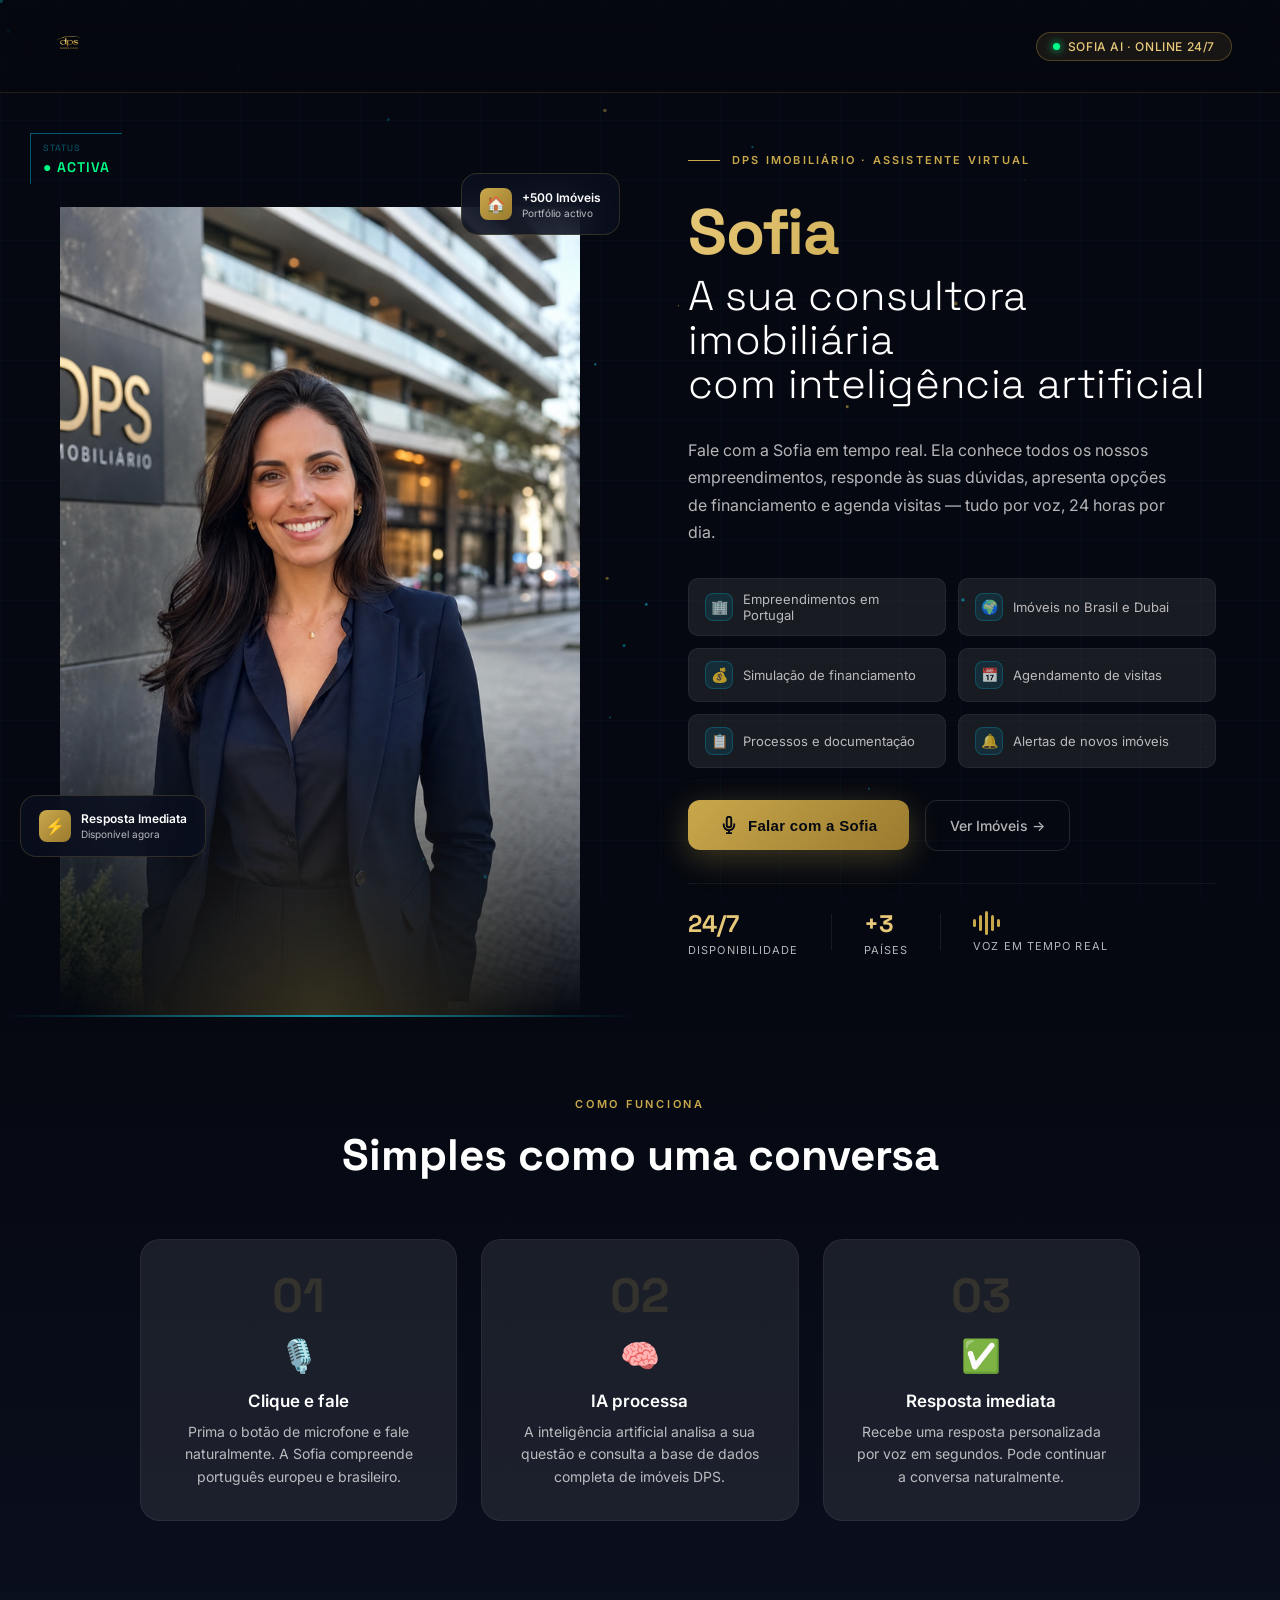
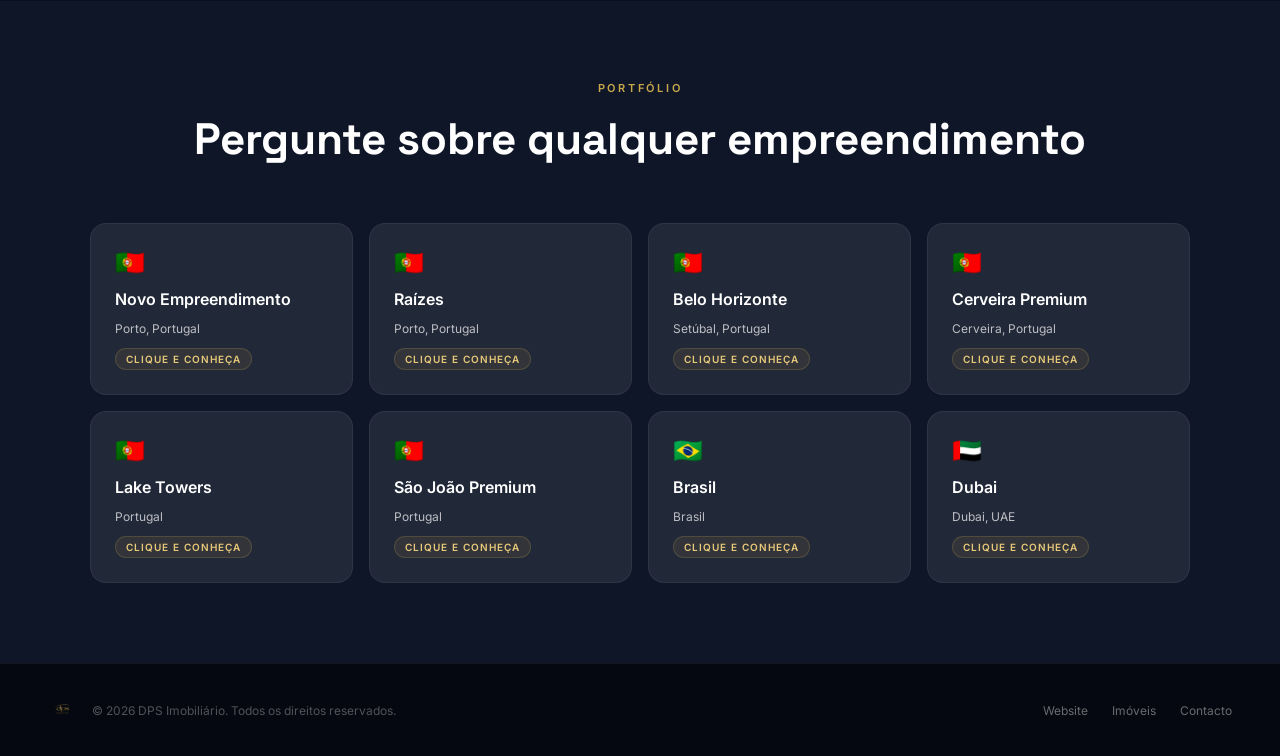
<file: sofiadps/index.html>
<!DOCTYPE html>
<html lang="pt">
<head>
  <meta charset="UTF-8" />
  <meta name="viewport" content="width=device-width, initial-scale=1.0" />
  <title>Sofia — Assistente Virtual DPS Imobiliário</title>
  <meta name="description" content="Fale com a Sofia, a assistente virtual de inteligência artificial da DPS Imobiliário. Disponível 24/7 para responder a todas as suas questões sobre imóveis." />

  <!-- Google Fonts -->
  <link rel="preconnect" href="https://fonts.googleapis.com" />
  <link rel="preconnect" href="https://fonts.gstatic.com" crossorigin />
  <link href="https://fonts.googleapis.com/css2?family=Inter:wght@300;400;500;600;700&family=Space+Grotesk:wght@300;400;500;600;700&display=swap" rel="stylesheet" />

  <!-- ElevenLabs Widget -->
  <script src="https://elevenlabs.io/convai-widget/index.js" async type="text/javascript"></script>

  <style>
    :root {
      --gold: #c9a84c;
      --gold-light: #e8c97a;
      --gold-dark: #9a7a2e;
      --dark: #050810;
      --dark-2: #0a0f1e;
      --dark-3: #0f1628;
      --blue-glow: #1a3a6e;
      --cyan: #00d4ff;
      --cyan-dim: rgba(0, 212, 255, 0.15);
      --white: #ffffff;
      --white-dim: rgba(255,255,255,0.7);
      --white-faint: rgba(255,255,255,0.08);
    }

    * { margin: 0; padding: 0; box-sizing: border-box; }

    html { scroll-behavior: smooth; }

    body {
      font-family: 'Inter', sans-serif;
      background: var(--dark);
      color: var(--white);
      overflow-x: hidden;
      min-height: 100vh;
    }

    /* ─── CANVAS BACKGROUND ─── */
    #bg-canvas {
      position: fixed;
      inset: 0;
      z-index: 0;
      pointer-events: none;
    }

    /* ─── GRID OVERLAY ─── */
    .grid-overlay {
      position: fixed;
      inset: 0;
      z-index: 0;
      pointer-events: none;
      background-image:
        linear-gradient(rgba(0,212,255,0.03) 1px, transparent 1px),
        linear-gradient(90deg, rgba(0,212,255,0.03) 1px, transparent 1px);
      background-size: 60px 60px;
    }

    /* ─── MAIN WRAPPER ─── */
    .wrapper {
      position: relative;
      z-index: 1;
      min-height: 100vh;
      display: flex;
      flex-direction: column;
    }

    /* ─── HEADER ─── */
    header {
      display: flex;
      align-items: center;
      justify-content: space-between;
      padding: 24px 48px;
      border-bottom: 1px solid rgba(201,168,76,0.15);
      backdrop-filter: blur(20px);
      background: rgba(5,8,16,0.6);
      position: sticky;
      top: 0;
      z-index: 100;
    }

    .logo-wrap img {
      height: 40px;
      filter: brightness(1.1);
    }

    .header-badge {
      display: flex;
      align-items: center;
      gap: 8px;
      background: rgba(201,168,76,0.1);
      border: 1px solid rgba(201,168,76,0.3);
      border-radius: 100px;
      padding: 6px 16px;
      font-size: 12px;
      font-weight: 500;
      color: var(--gold-light);
      letter-spacing: 0.05em;
      text-transform: uppercase;
    }

    .pulse-dot {
      width: 7px;
      height: 7px;
      background: #00ff88;
      border-radius: 50%;
      animation: pulse-green 1.5s ease-in-out infinite;
      box-shadow: 0 0 8px #00ff88;
    }

    @keyframes pulse-green {
      0%, 100% { opacity: 1; transform: scale(1); }
      50% { opacity: 0.5; transform: scale(0.8); }
    }

    /* ─── HERO SECTION ─── */
    .hero {
      flex: 1;
      display: grid;
      grid-template-columns: 1fr 1fr;
      align-items: center;
      gap: 0;
      min-height: calc(100vh - 90px);
      padding: 0;
    }

    /* ─── LEFT: AVATAR ─── */
    .avatar-side {
      position: relative;
      display: flex;
      align-items: flex-end;
      justify-content: center;
      height: 100%;
      min-height: calc(100vh - 90px);
      overflow: hidden;
    }

    /* Glow behind Sofia */
    .avatar-glow {
      position: absolute;
      bottom: 0;
      left: 50%;
      transform: translateX(-50%);
      width: 500px;
      height: 500px;
      background: radial-gradient(ellipse at center bottom, rgba(201,168,76,0.25) 0%, transparent 70%);
      pointer-events: none;
    }

    .avatar-glow-blue {
      position: absolute;
      top: 30%;
      left: 50%;
      transform: translateX(-50%);
      width: 400px;
      height: 400px;
      background: radial-gradient(ellipse at center, rgba(0,212,255,0.08) 0%, transparent 70%);
      pointer-events: none;
    }

    .sofia-img {
      position: relative;
      z-index: 2;
      width: 100%;
      max-width: 520px;
      height: calc(100vh - 90px);
      object-fit: cover;
      object-position: center top;
      display: block;
      mask-image: linear-gradient(to bottom, black 60%, transparent 100%);
      -webkit-mask-image: linear-gradient(to bottom, black 60%, transparent 100%);
    }

    /* Scanning line animation */
    .scan-line {
      position: absolute;
      left: 0;
      right: 0;
      height: 2px;
      background: linear-gradient(90deg, transparent, rgba(0,212,255,0.6), transparent);
      animation: scan 4s linear infinite;
      z-index: 3;
      pointer-events: none;
    }

    @keyframes scan {
      0% { top: 0%; opacity: 0; }
      5% { opacity: 1; }
      95% { opacity: 1; }
      100% { top: 100%; opacity: 0; }
    }

    /* HUD elements */
    .hud-element {
      position: absolute;
      z-index: 4;
      font-family: 'Space Grotesk', monospace;
      font-size: 10px;
      color: rgba(0,212,255,0.7);
      letter-spacing: 0.1em;
      text-transform: uppercase;
      pointer-events: none;
    }

    .hud-tl {
      top: 40px;
      left: 30px;
      border-left: 1px solid rgba(0,212,255,0.4);
      border-top: 1px solid rgba(0,212,255,0.4);
      padding: 8px 12px;
    }

    .hud-br {
      bottom: 120px;
      right: 30px;
      border-right: 1px solid rgba(201,168,76,0.4);
      border-bottom: 1px solid rgba(201,168,76,0.4);
      padding: 8px 12px;
      color: rgba(201,168,76,0.7);
    }

    .hud-stat {
      display: flex;
      flex-direction: column;
      gap: 4px;
    }

    .hud-stat span:first-child {
      font-size: 9px;
      opacity: 0.6;
    }

    .hud-stat span:last-child {
      font-size: 14px;
      font-weight: 600;
      color: var(--cyan);
    }

    /* ─── RIGHT: CONTENT ─── */
    .content-side {
      padding: 60px 64px 60px 48px;
      display: flex;
      flex-direction: column;
      justify-content: center;
      gap: 32px;
    }

    .eyebrow {
      display: flex;
      align-items: center;
      gap: 12px;
      font-size: 11px;
      font-weight: 600;
      letter-spacing: 0.2em;
      text-transform: uppercase;
      color: var(--gold);
    }

    .eyebrow::before {
      content: '';
      display: block;
      width: 32px;
      height: 1px;
      background: var(--gold);
    }

    .hero-title {
      font-family: 'Space Grotesk', sans-serif;
      font-size: clamp(42px, 5vw, 68px);
      font-weight: 700;
      line-height: 1.05;
      letter-spacing: -0.02em;
    }

    .hero-title .name {
      display: block;
      background: linear-gradient(135deg, var(--gold-light) 0%, var(--gold) 50%, var(--gold-dark) 100%);
      -webkit-background-clip: text;
      -webkit-text-fill-color: transparent;
      background-clip: text;
    }

    .hero-title .sub {
      display: block;
      color: var(--white);
      font-weight: 300;
      font-size: 0.65em;
      margin-top: 8px;
      letter-spacing: 0.01em;
    }

    .hero-desc {
      font-size: 16px;
      line-height: 1.7;
      color: var(--white-dim);
      max-width: 480px;
    }

    /* ─── CAPABILITIES ─── */
    .capabilities {
      display: grid;
      grid-template-columns: 1fr 1fr;
      gap: 12px;
    }

    .cap-item {
      display: flex;
      align-items: center;
      gap: 10px;
      background: var(--white-faint);
      border: 1px solid rgba(255,255,255,0.06);
      border-radius: 10px;
      padding: 12px 16px;
      font-size: 13px;
      color: var(--white-dim);
      transition: all 0.3s ease;
    }

    .cap-item:hover {
      background: rgba(201,168,76,0.08);
      border-color: rgba(201,168,76,0.25);
      color: var(--white);
    }

    .cap-icon {
      width: 28px;
      height: 28px;
      border-radius: 8px;
      background: rgba(0,212,255,0.1);
      border: 1px solid rgba(0,212,255,0.2);
      display: flex;
      align-items: center;
      justify-content: center;
      font-size: 14px;
      flex-shrink: 0;
    }

    /* ─── CTA BUTTON ─── */
    .cta-group {
      display: flex;
      align-items: center;
      gap: 16px;
      flex-wrap: wrap;
    }

    .btn-primary {
      display: inline-flex;
      align-items: center;
      gap: 10px;
      background: linear-gradient(135deg, var(--gold) 0%, var(--gold-dark) 100%);
      color: var(--dark);
      font-weight: 700;
      font-size: 15px;
      padding: 16px 32px;
      border-radius: 12px;
      border: none;
      cursor: pointer;
      transition: all 0.3s ease;
      text-decoration: none;
      letter-spacing: 0.02em;
      box-shadow: 0 8px 32px rgba(201,168,76,0.3);
    }

    .btn-primary:hover {
      transform: translateY(-2px);
      box-shadow: 0 16px 48px rgba(201,168,76,0.45);
    }

    .btn-primary svg {
      width: 18px;
      height: 18px;
    }

    .btn-secondary {
      display: inline-flex;
      align-items: center;
      gap: 8px;
      background: transparent;
      color: var(--white-dim);
      font-size: 14px;
      font-weight: 500;
      padding: 16px 24px;
      border-radius: 12px;
      border: 1px solid rgba(255,255,255,0.12);
      cursor: pointer;
      transition: all 0.3s ease;
      text-decoration: none;
    }

    .btn-secondary:hover {
      border-color: rgba(255,255,255,0.3);
      color: var(--white);
      background: rgba(255,255,255,0.05);
    }

    /* ─── STATS BAR ─── */
    .stats-bar {
      display: flex;
      align-items: center;
      gap: 32px;
      padding-top: 24px;
      border-top: 1px solid rgba(255,255,255,0.06);
    }

    .stat-item {
      display: flex;
      flex-direction: column;
      gap: 4px;
    }

    .stat-value {
      font-family: 'Space Grotesk', sans-serif;
      font-size: 24px;
      font-weight: 700;
      color: var(--gold-light);
    }

    .stat-label {
      font-size: 11px;
      color: var(--white-dim);
      text-transform: uppercase;
      letter-spacing: 0.1em;
    }

    .stat-divider {
      width: 1px;
      height: 36px;
      background: rgba(255,255,255,0.08);
    }

    /* ─── WAVE ANIMATION (speaking indicator) ─── */
    .wave-container {
      display: flex;
      align-items: center;
      gap: 3px;
      height: 24px;
    }

    .wave-bar {
      width: 3px;
      border-radius: 2px;
      background: var(--gold);
      animation: wave-anim 1.2s ease-in-out infinite;
    }

    .wave-bar:nth-child(1) { height: 8px; animation-delay: 0s; }
    .wave-bar:nth-child(2) { height: 16px; animation-delay: 0.1s; }
    .wave-bar:nth-child(3) { height: 24px; animation-delay: 0.2s; }
    .wave-bar:nth-child(4) { height: 16px; animation-delay: 0.3s; }
    .wave-bar:nth-child(5) { height: 8px; animation-delay: 0.4s; }

    @keyframes wave-anim {
      0%, 100% { transform: scaleY(0.4); opacity: 0.5; }
      50% { transform: scaleY(1); opacity: 1; }
    }

    /* ─── FLOATING CARDS ─── */
    .float-card {
      position: absolute;
      background: rgba(10,15,30,0.85);
      backdrop-filter: blur(20px);
      border: 1px solid rgba(201,168,76,0.2);
      border-radius: 16px;
      padding: 14px 18px;
      z-index: 5;
      pointer-events: none;
      animation: float-y 4s ease-in-out infinite;
    }

    .float-card-1 {
      top: 80px;
      right: 20px;
      animation-delay: 0s;
    }

    .float-card-2 {
      bottom: 160px;
      left: 20px;
      animation-delay: 2s;
    }

    @keyframes float-y {
      0%, 100% { transform: translateY(0); }
      50% { transform: translateY(-10px); }
    }

    .float-card-inner {
      display: flex;
      align-items: center;
      gap: 10px;
    }

    .float-card-icon {
      width: 32px;
      height: 32px;
      border-radius: 8px;
      background: linear-gradient(135deg, var(--gold), var(--gold-dark));
      display: flex;
      align-items: center;
      justify-content: center;
      font-size: 16px;
    }

    .float-card-text {
      display: flex;
      flex-direction: column;
      gap: 2px;
    }

    .float-card-title {
      font-size: 12px;
      font-weight: 600;
      color: var(--white);
    }

    .float-card-sub {
      font-size: 10px;
      color: var(--white-dim);
    }

    /* ─── ELEVENLABS WIDGET OVERRIDE ─── */
    elevenlabs-convai {
      position: fixed !important;
      bottom: 32px !important;
      right: 32px !important;
      z-index: 9999 !important;
    }

    /* ─── SECTION: COMO FUNCIONA ─── */
    .section-how {
      padding: 80px 48px;
      background: linear-gradient(180deg, var(--dark) 0%, var(--dark-2) 100%);
      position: relative;
      z-index: 1;
    }

    .section-label {
      text-align: center;
      font-size: 11px;
      font-weight: 600;
      letter-spacing: 0.25em;
      text-transform: uppercase;
      color: var(--gold);
      margin-bottom: 16px;
    }

    .section-title {
      text-align: center;
      font-family: 'Space Grotesk', sans-serif;
      font-size: clamp(28px, 4vw, 44px);
      font-weight: 700;
      margin-bottom: 56px;
      color: var(--white);
    }

    .steps-grid {
      display: grid;
      grid-template-columns: repeat(3, 1fr);
      gap: 24px;
      max-width: 1000px;
      margin: 0 auto;
    }

    .step-card {
      background: var(--white-faint);
      border: 1px solid rgba(255,255,255,0.06);
      border-radius: 20px;
      padding: 32px 28px;
      text-align: center;
      transition: all 0.4s ease;
      position: relative;
      overflow: hidden;
    }

    .step-card::before {
      content: '';
      position: absolute;
      top: 0;
      left: 0;
      right: 0;
      height: 2px;
      background: linear-gradient(90deg, transparent, var(--gold), transparent);
      opacity: 0;
      transition: opacity 0.4s ease;
    }

    .step-card:hover::before { opacity: 1; }

    .step-card:hover {
      background: rgba(201,168,76,0.06);
      border-color: rgba(201,168,76,0.2);
      transform: translateY(-4px);
    }

    .step-number {
      font-family: 'Space Grotesk', sans-serif;
      font-size: 48px;
      font-weight: 700;
      color: rgba(201,168,76,0.15);
      line-height: 1;
      margin-bottom: 16px;
    }

    .step-icon {
      font-size: 32px;
      margin-bottom: 16px;
    }

    .step-title {
      font-size: 17px;
      font-weight: 600;
      margin-bottom: 10px;
      color: var(--white);
    }

    .step-desc {
      font-size: 14px;
      line-height: 1.6;
      color: var(--white-dim);
    }

    /* ─── SECTION: EMPREENDIMENTOS ─── */
    .section-projects {
      padding: 80px 48px;
      background: var(--dark-3);
      position: relative;
      z-index: 1;
    }

    .projects-grid {
      display: grid;
      grid-template-columns: repeat(auto-fit, minmax(240px, 1fr));
      gap: 16px;
      max-width: 1100px;
      margin: 0 auto;
    }

    .project-card {
      background: var(--white-faint);
      border: 1px solid rgba(255,255,255,0.06);
      border-radius: 16px;
      padding: 24px;
      display: flex;
      flex-direction: column;
      gap: 12px;
      transition: all 0.3s ease;
      cursor: pointer;
      text-decoration: none;
      color: inherit;
    }

    .project-card:hover {
      background: rgba(201,168,76,0.07);
      border-color: rgba(201,168,76,0.25);
      transform: translateY(-3px);
    }

    .project-flag {
      font-size: 24px;
    }

    .project-name {
      font-size: 16px;
      font-weight: 600;
      color: var(--white);
    }

    .project-location {
      font-size: 12px;
      color: var(--white-dim);
    }

    .project-tag {
      display: inline-block;
      font-size: 10px;
      font-weight: 600;
      letter-spacing: 0.1em;
      text-transform: uppercase;
      padding: 4px 10px;
      border-radius: 100px;
      background: rgba(201,168,76,0.1);
      color: var(--gold-light);
      border: 1px solid rgba(201,168,76,0.2);
      width: fit-content;
    }

    /* ─── FOOTER ─── */
    footer {
      padding: 32px 48px;
      border-top: 1px solid rgba(255,255,255,0.06);
      display: flex;
      align-items: center;
      justify-content: space-between;
      background: var(--dark);
      position: relative;
      z-index: 1;
    }

    .footer-left {
      display: flex;
      align-items: center;
      gap: 16px;
    }

    .footer-left img {
      height: 28px;
      opacity: 0.7;
    }

    .footer-copy {
      font-size: 12px;
      color: rgba(255,255,255,0.3);
    }

    .footer-links {
      display: flex;
      gap: 24px;
    }

    .footer-links a {
      font-size: 12px;
      color: rgba(255,255,255,0.4);
      text-decoration: none;
      transition: color 0.2s;
    }

    .footer-links a:hover {
      color: var(--gold-light);
    }

    /* ─── GOOGLE TRANSLATE ─── */
    #google_translate_element {
      position: fixed;
      bottom: 100px;
      right: 32px;
      z-index: 9998;
    }

    #google_translate_element .goog-te-gadget-simple {
      background: rgba(10,15,30,0.9) !important;
      border: 1px solid rgba(201,168,76,0.3) !important;
      border-radius: 8px !important;
      padding: 4px 10px !important;
      font-size: 12px !important;
    }

    /* ─── RESPONSIVE ─── */
    @media (max-width: 900px) {
      header { padding: 16px 24px; }

      .hero {
        grid-template-columns: 1fr;
        min-height: auto;
      }

      .avatar-side {
        min-height: 50vh;
        height: 50vh;
      }

      .sofia-img {
        height: 50vh;
        max-width: 100%;
      }

      .content-side {
        padding: 40px 24px;
      }

      .capabilities {
        grid-template-columns: 1fr;
      }

      .steps-grid {
        grid-template-columns: 1fr;
      }

      .section-how, .section-projects {
        padding: 60px 24px;
      }

      footer {
        flex-direction: column;
        gap: 16px;
        text-align: center;
        padding: 24px;
      }

      .float-card { display: none; }
    }
  </style>
</head>
<body>

<!-- Animated background canvas -->
<canvas id="bg-canvas"></canvas>
<div class="grid-overlay"></div>

<div class="wrapper">

  <!-- ─── HEADER ─── -->
  <header>
    <div class="logo-wrap">
      <img src="logo.png" alt="DPS Imobiliário" />
    </div>
    <div class="header-badge">
      <span class="pulse-dot"></span>
      Sofia AI · Online 24/7
    </div>
  </header>

  <!-- ─── HERO ─── -->
  <section class="hero">

    <!-- Avatar Left -->
    <div class="avatar-side">
      <div class="avatar-glow"></div>
      <div class="avatar-glow-blue"></div>
      <div class="scan-line"></div>

      <img src="sofia.png" alt="Sofia — Assistente Virtual DPS" class="sofia-img" />

      <!-- HUD Top Left -->
      <div class="hud-element hud-tl">
        <div class="hud-stat">
          <span>Status</span>
          <span style="color:#00ff88">● Activa</span>
        </div>
      </div>



      <!-- Floating Card 1 -->
      <div class="float-card float-card-1">
        <div class="float-card-inner">
          <div class="float-card-icon">🏠</div>
          <div class="float-card-text">
            <span class="float-card-title">+500 Imóveis</span>
            <span class="float-card-sub">Portfólio activo</span>
          </div>
        </div>
      </div>

      <!-- Floating Card 2 -->
      <div class="float-card float-card-2">
        <div class="float-card-inner">
          <div class="float-card-icon">⚡</div>
          <div class="float-card-text">
            <span class="float-card-title">Resposta Imediata</span>
            <span class="float-card-sub">Disponível agora</span>
          </div>
        </div>
      </div>
    </div>

    <!-- Content Right -->
    <div class="content-side">
      <div class="eyebrow">DPS Imobiliário · Assistente Virtual</div>

      <h1 class="hero-title">
        <span class="name">Sofia</span>
        <span class="sub">A sua consultora imobiliária<br>com inteligência artificial</span>
      </h1>

      <p class="hero-desc">
        Fale com a Sofia em tempo real. Ela conhece todos os nossos empreendimentos, responde às suas dúvidas, apresenta opções de financiamento e agenda visitas — tudo por voz, 24 horas por dia.
      </p>

      <!-- Capabilities -->
      <div class="capabilities">
        <div class="cap-item">
          <div class="cap-icon">🏢</div>
          Empreendimentos em Portugal
        </div>
        <div class="cap-item">
          <div class="cap-icon">🌍</div>
          Imóveis no Brasil e Dubai
        </div>
        <div class="cap-item">
          <div class="cap-icon">💰</div>
          Simulação de financiamento
        </div>
        <div class="cap-item">
          <div class="cap-icon">📅</div>
          Agendamento de visitas
        </div>
        <div class="cap-item">
          <div class="cap-icon">📋</div>
          Processos e documentação
        </div>
        <div class="cap-item">
          <div class="cap-icon">🔔</div>
          Alertas de novos imóveis
        </div>
      </div>

      <!-- CTA -->
      <div class="cta-group">
        <button class="btn-primary" onclick="document.querySelector('elevenlabs-convai').shadowRoot?.querySelector('button')?.click() || document.querySelector('elevenlabs-convai')?.click()">
          <svg viewBox="0 0 24 24" fill="none" stroke="currentColor" stroke-width="2.5">
            <path d="M12 1a3 3 0 0 0-3 3v8a3 3 0 0 0 6 0V4a3 3 0 0 0-3-3z"/>
            <path d="M19 10v2a7 7 0 0 1-14 0v-2"/>
            <line x1="12" y1="19" x2="12" y2="23"/>
            <line x1="8" y1="23" x2="16" y2="23"/>
          </svg>
          Falar com a Sofia
        </button>
        <a href="https://dpsimobiliario.pt" target="_blank" class="btn-secondary">
          Ver Imóveis →
        </a>
      </div>

      <!-- Stats -->
      <div class="stats-bar">
        <div class="stat-item">
          <span class="stat-value">24/7</span>
          <span class="stat-label">Disponibilidade</span>
        </div>
        <div class="stat-divider"></div>
        <div class="stat-item">
          <span class="stat-value">+3</span>
          <span class="stat-label">Países</span>
        </div>
        <div class="stat-divider"></div>
        <div class="stat-item">
          <span class="stat-value">
            <span class="wave-container">
              <span class="wave-bar"></span>
              <span class="wave-bar"></span>
              <span class="wave-bar"></span>
              <span class="wave-bar"></span>
              <span class="wave-bar"></span>
            </span>
          </span>
          <span class="stat-label">Voz em tempo real</span>
        </div>
      </div>
    </div>
  </section>

  <!-- ─── HOW IT WORKS ─── -->
  <section class="section-how">
    <p class="section-label">Como funciona</p>
    <h2 class="section-title">Simples como uma conversa</h2>
    <div class="steps-grid">
      <div class="step-card">
        <div class="step-number">01</div>
        <div class="step-icon">🎙️</div>
        <h3 class="step-title">Clique e fale</h3>
        <p class="step-desc">Prima o botão de microfone e fale naturalmente. A Sofia compreende português europeu e brasileiro.</p>
      </div>
      <div class="step-card">
        <div class="step-number">02</div>
        <div class="step-icon">🧠</div>
        <h3 class="step-title">IA processa</h3>
        <p class="step-desc">A inteligência artificial analisa a sua questão e consulta a base de dados completa de imóveis DPS.</p>
      </div>
      <div class="step-card">
        <div class="step-number">03</div>
        <div class="step-icon">✅</div>
        <h3 class="step-title">Resposta imediata</h3>
        <p class="step-desc">Recebe uma resposta personalizada por voz em segundos. Pode continuar a conversa naturalmente.</p>
      </div>
    </div>
  </section>

  <!-- ─── EMPREENDIMENTOS ─── -->
  <section class="section-projects">
    <p class="section-label">Portfólio</p>
    <h2 class="section-title">Pergunte sobre qualquer empreendimento</h2>
    <div class="projects-grid">
      <a href="https://wa.me/925610864" target="_blank" class="project-card">
        <span class="project-flag">🇵🇹</span>
        <div class="project-name">Novo Empreendimento</div>
        <div class="project-location">Porto, Portugal</div>
        <span class="project-tag">Clique e Conheça</span>
      </a>
      <a href="https://www.dpsimobiliario.pt/raizes" target="_blank" class="project-card">
        <span class="project-flag">🇵🇹</span>
        <div class="project-name">Raízes</div>
        <div class="project-location">Porto, Portugal</div>
        <span class="project-tag">Clique e Conheça</span>
      </a>
      <a href="https://dpsimobiliario.pt/belohorizonte" target="_blank" class="project-card">
        <span class="project-flag">🇵🇹</span>
        <div class="project-name">Belo Horizonte</div>
        <div class="project-location">Setúbal, Portugal</div>
        <span class="project-tag">Clique e Conheça</span>
      </a>
      <a href="https://dpsimobiliario.pt/cerveirapremium" target="_blank" class="project-card">
        <span class="project-flag">🇵🇹</span>
        <div class="project-name">Cerveira Premium</div>
        <div class="project-location">Cerveira, Portugal</div>
        <span class="project-tag">Clique e Conheça</span>
      </a>
      <a href="https://laketowers.grupo-dps.com" target="_blank" class="project-card">
        <span class="project-flag">🇵🇹</span>
        <div class="project-name">Lake Towers</div>
        <div class="project-location">Portugal</div>
        <span class="project-tag">Clique e Conheça</span>
      </a>
      <a href="https://dpsimobiliario.pt/saojoaopremium/" target="_blank" class="project-card">
        <span class="project-flag">🇵🇹</span>
        <div class="project-name">São João Premium</div>
        <div class="project-location">Portugal</div>
        <span class="project-tag">Clique e Conheça</span>
      </a>
      <a href="https://brasil.grupo-dps.com" target="_blank" class="project-card">
        <span class="project-flag">🇧🇷</span>
        <div class="project-name">Brasil</div>
        <div class="project-location">Brasil</div>
        <span class="project-tag">Clique e Conheça</span>
      </a>
      <a href="https://dpsdubai.grupo-dps.com" target="_blank" class="project-card">
        <span class="project-flag">🇦🇪</span>
        <div class="project-name">Dubai</div>
        <div class="project-location">Dubai, UAE</div>
        <span class="project-tag">Clique e Conheça</span>
      </a>
    </div>
  </section>

  <!-- ─── FOOTER ─── -->
  <footer>
    <div class="footer-left">
      <img src="logo.png" alt="DPS Imobiliário" />
      <span class="footer-copy">© 2026 DPS Imobiliário. Todos os direitos reservados.</span>
    </div>
    <div class="footer-links">
      <a href="https://dpsimobiliario.pt" target="_blank">Website</a>
      <a href="https://dpsimobiliario.pt/imoveis" target="_blank">Imóveis</a>
      <a href="https://dpsimobiliario.pt/contacto" target="_blank">Contacto</a>
    </div>
  </footer>

</div>

<!-- ─── ELEVENLABS WIDGET ─── -->
<elevenlabs-convai agent-id="agent_0901kv03vzc4eqnvzt5758mms6t8"></elevenlabs-convai>

<!-- ─── GOOGLE TRANSLATE ─── -->
<div id="google_translate_element"></div>
<script type="text/javascript">
  function googleTranslateElementInit() {
    new google.translate.TranslateElement({
      pageLanguage: 'pt',
      includedLanguages: 'en,fr,de,es,zh-CN,ar,ru',
      layout: google.translate.TranslateElement.InlineLayout.SIMPLE
    }, 'google_translate_element');
  }
</script>
<script type="text/javascript" src="//translate.google.com/translate_a/element.js?cb=googleTranslateElementInit"></script>

<!-- ─── ANIMATED BACKGROUND ─── -->
<script>
(function() {
  const canvas = document.getElementById('bg-canvas');
  const ctx = canvas.getContext('2d');
  let W, H, particles = [];

  function resize() {
    W = canvas.width = window.innerWidth;
    H = canvas.height = window.innerHeight;
  }

  function Particle() {
    this.reset();
  }

  Particle.prototype.reset = function() {
    this.x = Math.random() * W;
    this.y = Math.random() * H;
    this.vx = (Math.random() - 0.5) * 0.3;
    this.vy = (Math.random() - 0.5) * 0.3;
    this.r = Math.random() * 1.5 + 0.5;
    this.alpha = Math.random() * 0.5 + 0.1;
    this.color = Math.random() > 0.7 ? '#c9a84c' : '#00d4ff';
  };

  Particle.prototype.update = function() {
    this.x += this.vx;
    this.y += this.vy;
    if (this.x < 0 || this.x > W || this.y < 0 || this.y > H) this.reset();
  };

  function init() {
    resize();
    particles = Array.from({length: 120}, () => new Particle());
  }

  function draw() {
    ctx.clearRect(0, 0, W, H);

    // Draw connections
    for (let i = 0; i < particles.length; i++) {
      for (let j = i + 1; j < particles.length; j++) {
        const dx = particles[i].x - particles[j].x;
        const dy = particles[i].y - particles[j].y;
        const dist = Math.sqrt(dx*dx + dy*dy);
        if (dist < 120) {
          ctx.beginPath();
          ctx.strokeStyle = `rgba(0,212,255,${0.04 * (1 - dist/120)})`;
          ctx.lineWidth = 0.5;
          ctx.moveTo(particles[i].x, particles[i].y);
          ctx.lineTo(particles[j].x, particles[j].y);
          ctx.stroke();
        }
      }
    }

    // Draw particles
    particles.forEach(p => {
      p.update();
      ctx.beginPath();
      ctx.arc(p.x, p.y, p.r, 0, Math.PI * 2);
      ctx.fillStyle = p.color;
      ctx.globalAlpha = p.alpha;
      ctx.fill();
      ctx.globalAlpha = 1;
    });

    requestAnimationFrame(draw);
  }

  window.addEventListener('resize', resize);
  init();
  draw();
})();
</script>

</body>
</html>
</file>
